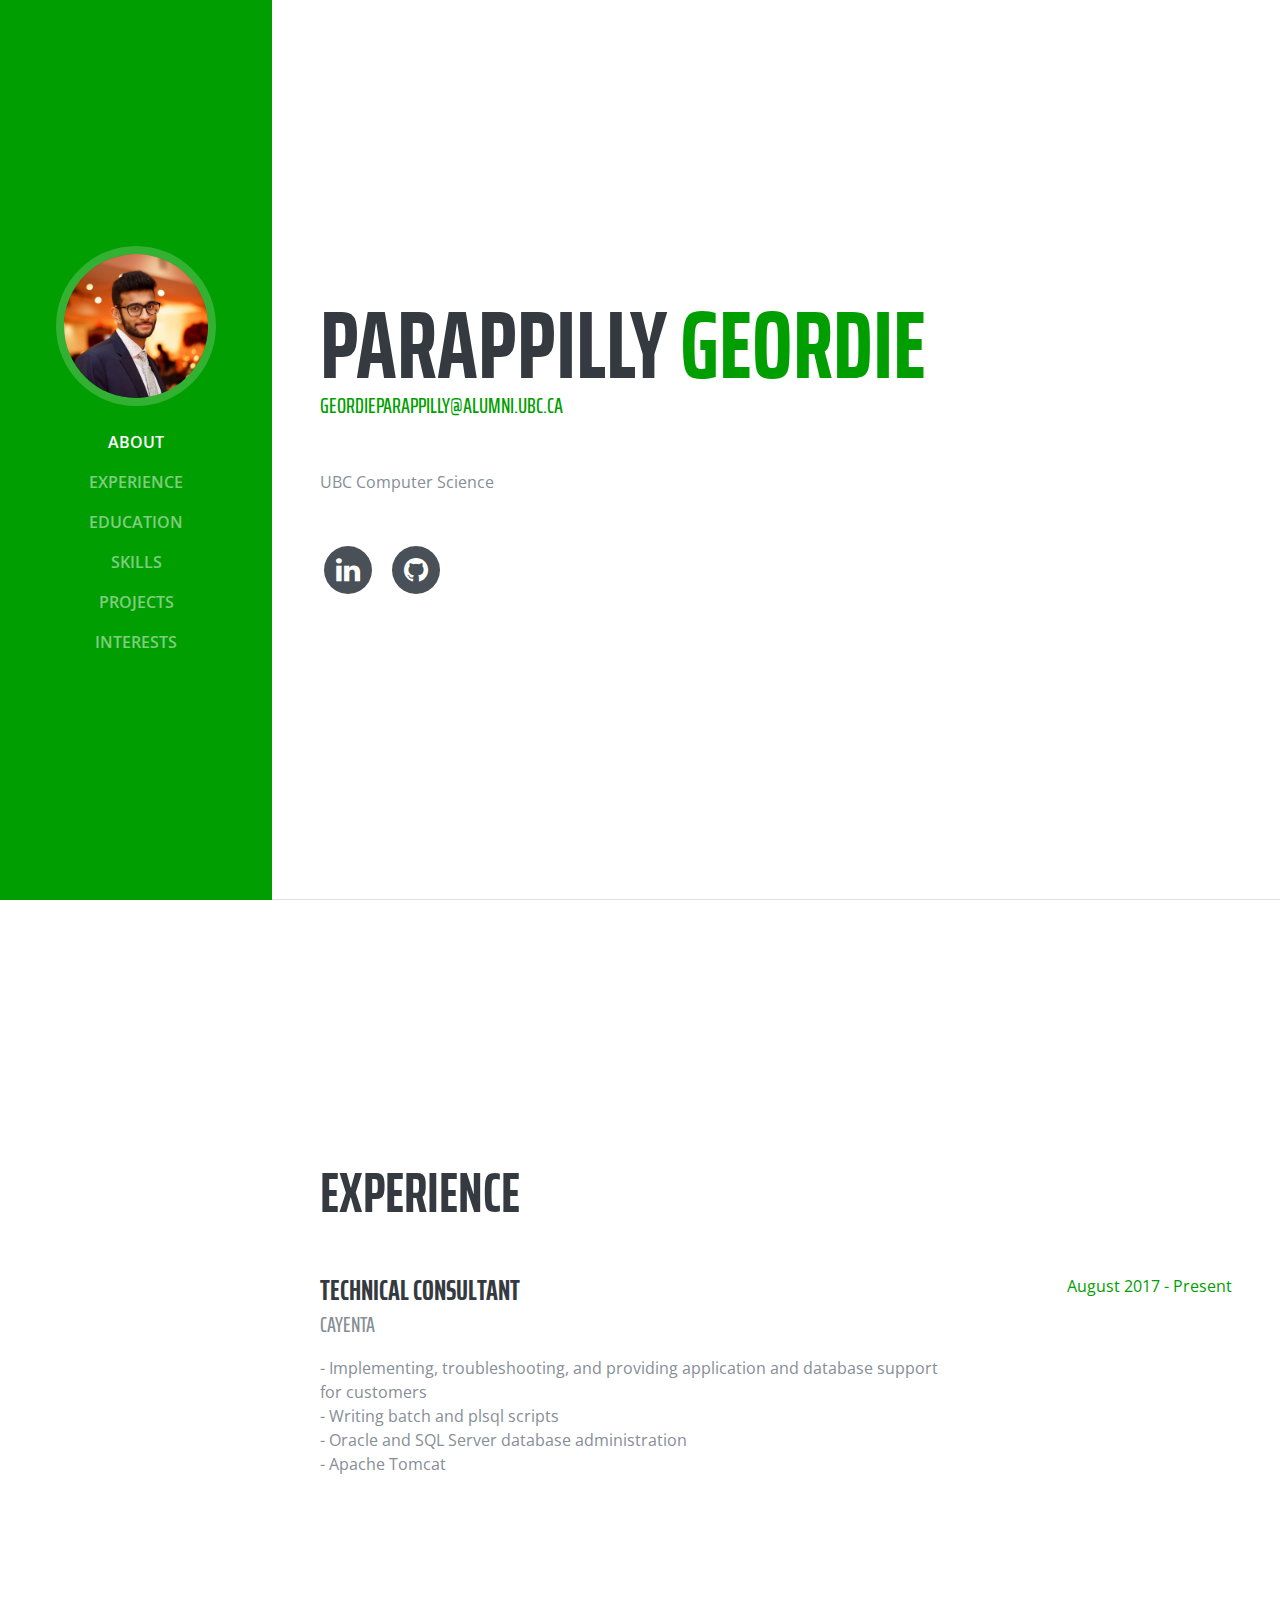
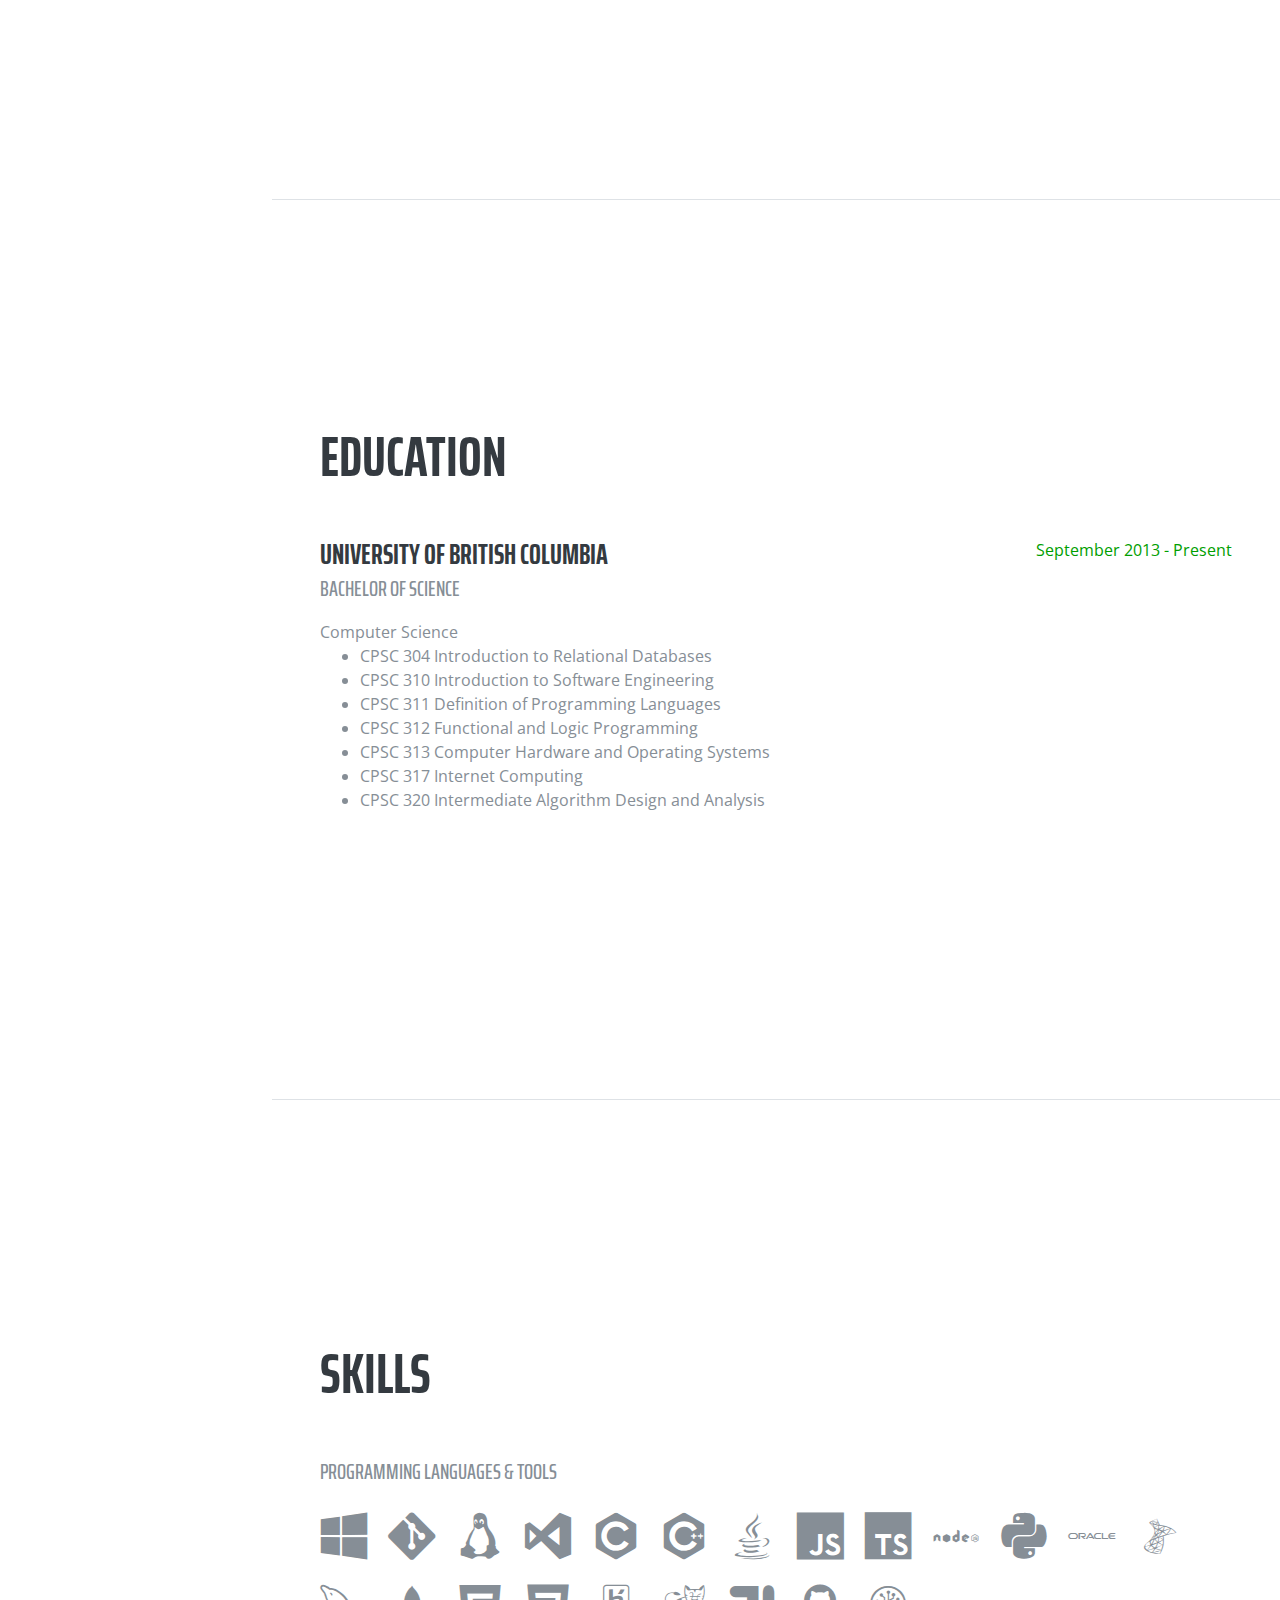
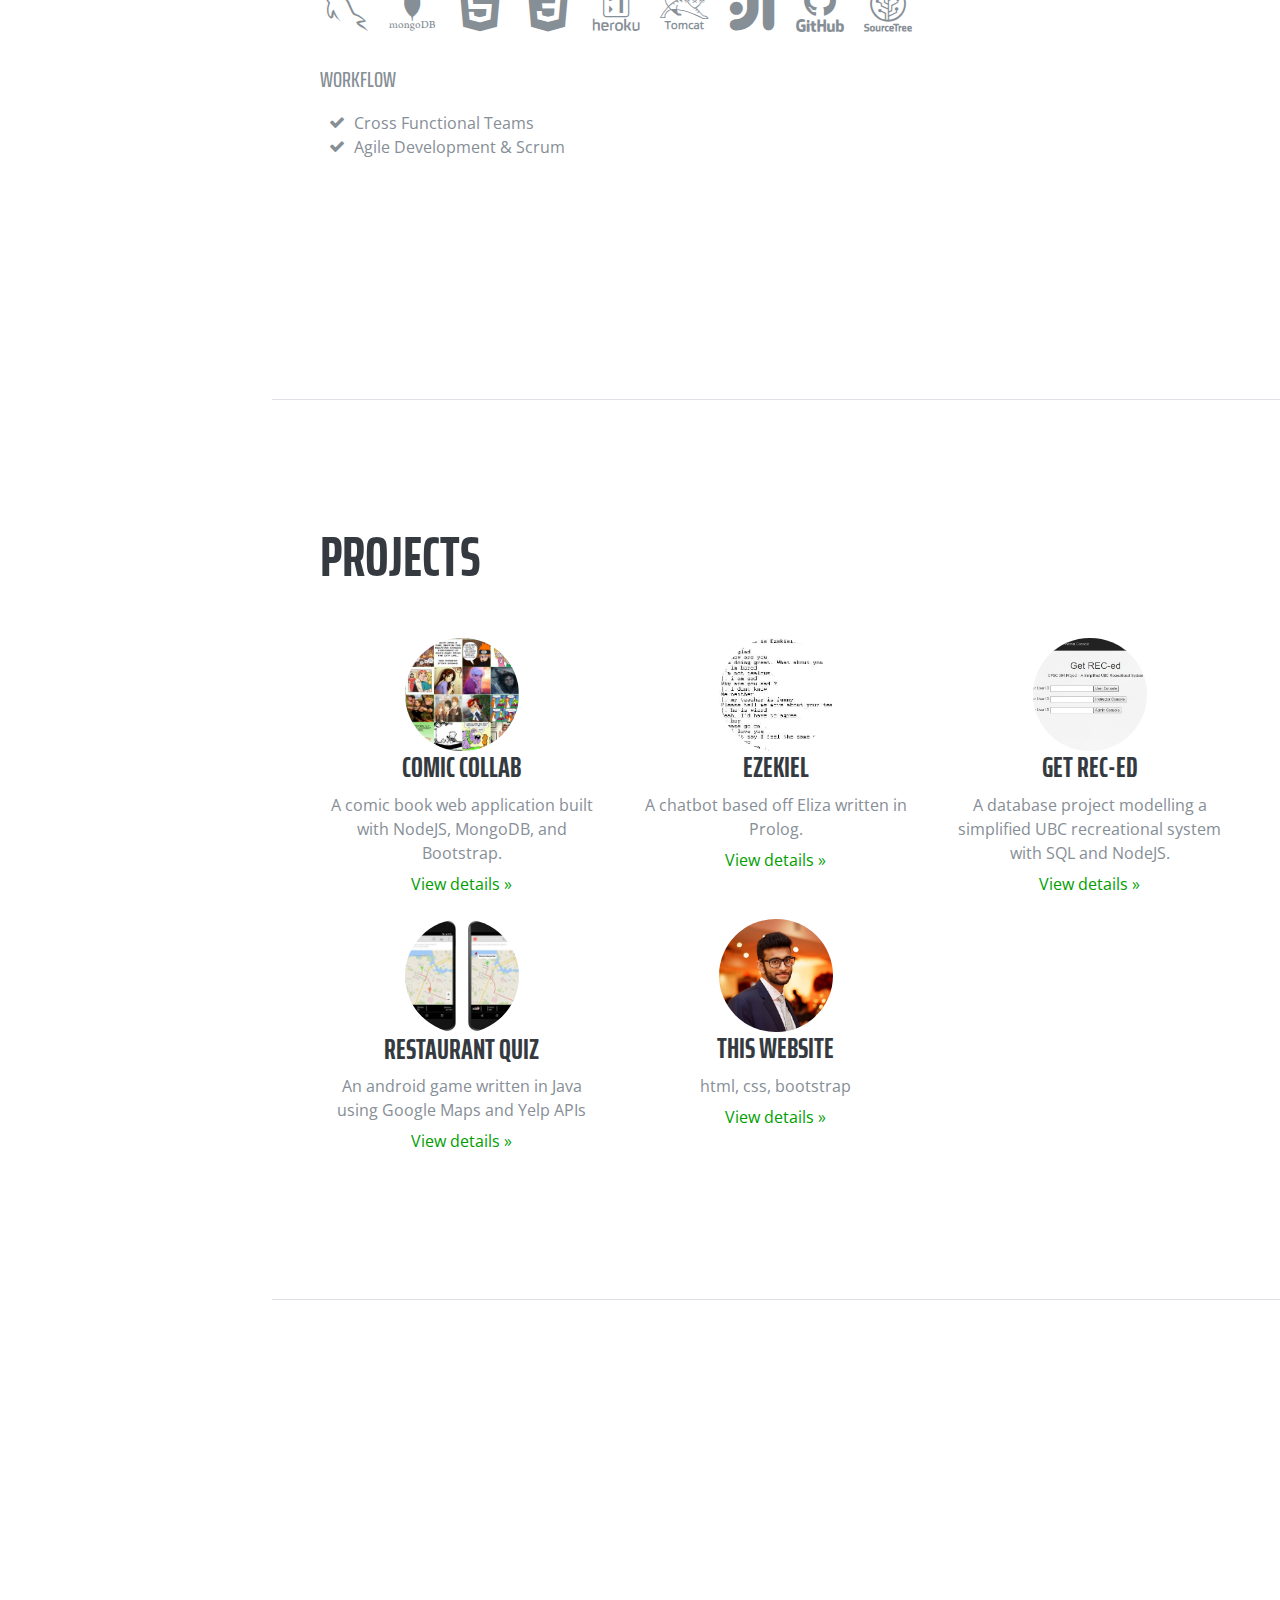
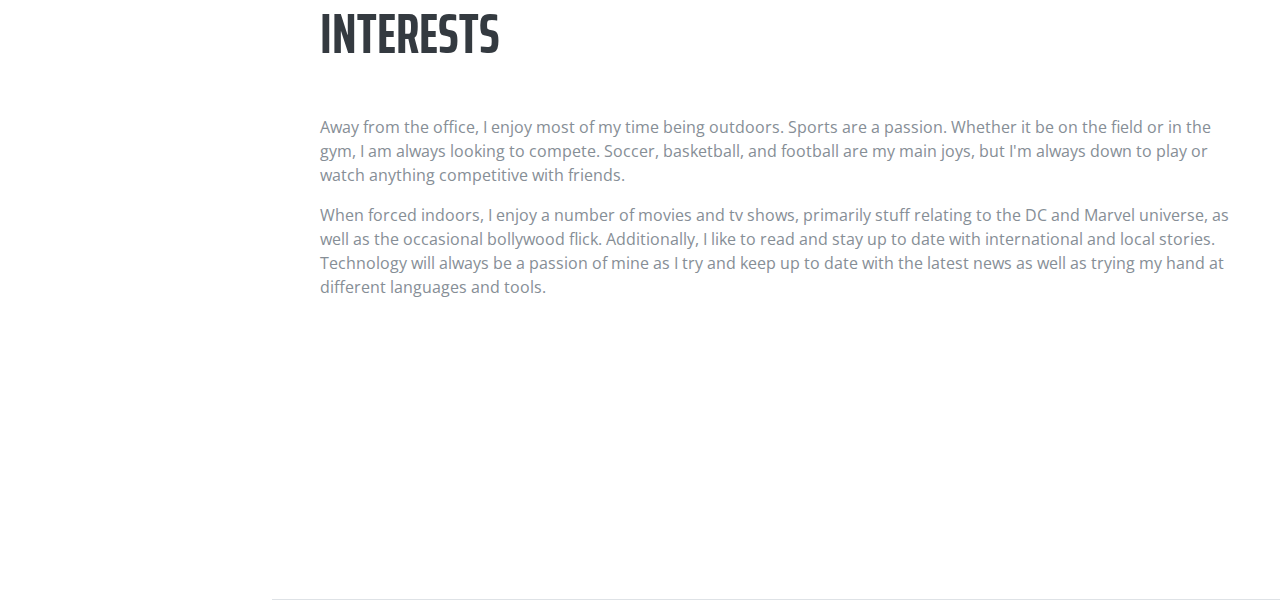
<file: index.html>
<!DOCTYPE html>
<html lang="en">

<head>

  <meta charset="utf-8">
  <meta name="viewport" content="width=device-width, initial-scale=1, shrink-to-fit=no">
  <meta name="description" content="">
  <meta name="author" content="">

  <title>Geordie Parappilly</title>
  <link rel="icon" href="pictures/untitled.ico">

  <!-- Bootstrap core CSS -->
  <link href="vendor/bootstrap/css/bootstrap.min.css" rel="stylesheet">

  <!-- Custom fonts for this template -->
  <link href="https://fonts.googleapis.com/css?family=Saira+Extra+Condensed:100,200,300,400,500,600,700,800,900" rel="stylesheet">
  <link href="https://fonts.googleapis.com/css?family=Open+Sans:300,300i,400,400i,600,600i,700,700i,800,800i" rel="stylesheet">
  <link href="vendor/font-awesome/css/font-awesome.min.css" rel="stylesheet">
  <link href="vendor/devicons/css/devicons.min.css" rel="stylesheet">
  <link href="vendor/devicon/devicon.min.css" rel="stylesheet">
  <!--<link href="https://cdn.rawgit.com/konpa/devicon/df6431e323547add1b4cf45992913f15286456d3/devicon.min.css" rel="stylesheet">
    -->
  <link href="vendor/simple-line-icons/css/simple-line-icons.css" rel="stylesheet">

  <!-- Custom styles for this template -->
  <link href="css/resume.min.css" rel="stylesheet">

</head>

<body id="page-top">

  <nav class="navbar navbar-expand-lg navbar-dark bg-primary fixed-top" id="sideNav">
    <a class="navbar-brand js-scroll-trigger" href="#page-top">
      <span class="d-block d-lg-none">Geordie Parappilly</span>
      <span class="d-none d-lg-block">
        <img class="img-fluid img-profile rounded-circle mx-auto mb-2" src="pictures/squareportrait.jpeg" alt="">
      </span>
    </a>
    <button class="navbar-toggler" type="button" data-toggle="collapse" data-target="#navbarSupportedContent" aria-controls="navbarSupportedContent" aria-expanded="false" aria-label="Toggle navigation">
      <span class="navbar-toggler-icon"></span>
    </button>
    <div class="collapse navbar-collapse" id="navbarSupportedContent">
      <ul class="navbar-nav">
        <li class="nav-item">
          <a class="nav-link js-scroll-trigger" href="#about">About</a>
        </li>
        <li class="nav-item">
          <a class="nav-link js-scroll-trigger" href="#experience">Experience</a>
        </li>
        <li class="nav-item">
          <a class="nav-link js-scroll-trigger" href="#education">Education</a>
        </li>
        <li class="nav-item">
          <a class="nav-link js-scroll-trigger" href="#skills">Skills</a>
        </li>
        <li class="nav-item">
          <a class="nav-link js-scroll-trigger" href="#projects">Projects</a>
        </li>
        <li class="nav-item">
          <a class="nav-link js-scroll-trigger" href="#interests">Interests</a>
        </li>
      </ul>
    </div>
  </nav>

  <div class="container-fluid p-0">

    <section class="resume-section p-3 p-lg-5 d-flex d-column" id="about">
      <div class="my-auto">
        <h1 class="mb-0">Parappilly
          <span class="text-primary">Geordie</span>
        </h1>
        <div class="subheading mb-5">
          <a href="mailto:geordieparappilly@alumni.ubc.ca">geordieparappilly@alumni.ubc.ca</a>
        </div>
        <p class="mb-5">UBC Computer Science</p>
        <ul class="list-inline list-social-icons mb-0">
          <li class="list-inline-item">
            <a href="https://www.linkedin.com/in/geordie-parappilly-04104666">
              <span class="fa-stack fa-lg">
                <i class="fa fa-circle fa-stack-2x"></i>
                <i class="fa fa-linkedin fa-stack-1x fa-inverse"></i>
              </span>
            </a>
          </li>
          <li class="list-inline-item">
            <a href="https://github.com/gparappilly">
              <span class="fa-stack fa-lg">
                <i class="fa fa-circle fa-stack-2x"></i>
                <i class="fa fa-github fa-stack-1x fa-inverse"></i>
              </span>
            </a>
          </li>
        </ul>
      </div>
    </section>

    <section class="resume-section p-3 p-lg-5 d-flex flex-column" id="experience">
      <div class="my-auto">
        <h2 class="mb-5">Experience</h2>

        <div class="resume-item d-flex flex-column flex-md-row mb-5">
          <div class="resume-content mr-auto">
            <h3 class="mb-0">Technical Consultant</h3>
            <div class="subheading mb-3">Cayenta</div>
            <p> - Implementing, troubleshooting, and providing application and database support for customers
              <br> - Writing batch and plsql scripts
              <br> - Oracle and SQL Server database administration
              <br> - Apache Tomcat
              <br>
            </p>
          </div>
          <div class="resume-date text-md-right">
            <span class="text-primary">August 2017 - Present</span>
          </div>
        </div>

      </div>

    </section>

    <section class="resume-section p-3 p-lg-5 d-flex flex-column" id="education">
      <div class="my-auto">
        <h2 class="mb-5">Education</h2>
        <div class="resume-item d-flex flex-column flex-md-row mb-5">
          <div class="resume-content mr-auto">
            <h3 class="mb-0">University of British Columbia</h3>
            <div class="subheading mb-3">Bachelor of Science</div>
            Computer Science
            <ul>
              <li>CPSC 304 Introduction to Relational Databases</li>
              <li>CPSC 310 Introduction to Software Engineering</li>
              <li>CPSC 311 Definition of Programming Languages</li>
              <li>CPSC 312 Functional and Logic Programming</li>
              <li>CPSC 313 Computer Hardware and Operating Systems</li>
              <li>CPSC 317 Internet Computing</li>
              <li>CPSC 320 Intermediate Algorithm Design and Analysis</li>
            </ul>
          </div>
          <div class="resume-date text-md-right">
            <span class="text-primary">September 2013 - Present</span>
          </div>
        </div>
      </div>
    </section>


    <section class="resume-section p-3 p-lg-5 d-flex flex-column" id="skills">
      <div class="my-auto">
        <h2 class="mb-5">Skills</h2>
        <div class="subheading mb-3">Programming Languages &amp; Tools</div>
        <ul class="list-inline list-icons">
          <li class="list-inline-item">
            <i class="devicon-windows8-original"></i>
          </li>
          <li class="list-inline-item">
            <i class="devicon-git-plain"></i>
          </li>
          <li class="list-inline-item">
            <i class="devicon-linux-plain"></i>
          </li>
          <li class="list-inline-item">
            <i class="devicon-visualstudio-plain"></i>
          </li>
          <li class="list-inline-item">
            <i class="devicon-c-plain"></i>
          </li>
          <li class="list-inline-item">
            <i class="devicon-cplusplus-plain"></i>
          </li>
          <li class="list-inline-item">
            <i class="devicon-java-plain"></i>
          </li>
          <li class="list-inline-item">
            <i class="devicon-javascript-plain"></i>
          </li>
          <li class="list-inline-item">
            <i class="devicon-typescript-plain"></i>
          </li>
          <li class="list-inline-item">
            <i class="devicon-nodejs-plain-wordmark"></i>
          </li>
          <li class="list-inline-item">
            <i class="devicon-python-plain"></i>
          </li>
          <li class="list-inline-item">
            <i class="devicon-oracle-plain"></i>
          </li>
          <!--old-->
          <li class="list-inline-item">
            <i class="devicons devicons-msql_server"></i>
          </li>
          <li class="list-inline-item">
            <i class="devicon-mysql-plain"></i>
          </li>
          <li class="list-inline-item">
            <i class="devicon-mongodb-plain-wordmark"></i>
          </li>
          <li class="list-inline-item">
            <i class="devicon-html5-plain"></i>
          </li>
          <li class="list-inline-item">
            <i class="devicon-css3-plain"></i>
          </li>
          <li class="list-inline-item">
            <i class="devicon-heroku-line-wordmark"></i>
          </li>
          <li class="list-inline-item">
            <i class="devicon-tomcat-line-wordmark"></i>
          </li>
          <li class="list-inline-item">
            <i class="devicon-intellij-plain"></i>
          </li>
          <li class="list-inline-item">
            <i class="devicon-github-plain-wordmark"></i>
          </li>
          <li class="list-inline-item">
            <i class="devicon-sourcetree-plain-wordmark"></i>
          </li>
        </ul>

        <div class="subheading mb-3">Workflow</div>
        <ul class="fa-ul mb-0">
          <li>
            <i class="fa-li fa fa-check"></i>Cross Functional Teams</li>
          <li>
            <i class="fa-li fa fa-check"></i>Agile Development &amp; Scrum</li>
        </ul>
      </div>
    </section>

    <section class="resume-section p-3 p-lg-5 d-flex flex-column" id="projects">
      <div class="my-auto">
        <h2 class="mb-5">Projects</h2>
        <div class="row">
          <div class="col-lg-4" align="center">
            <a href="http://comiccollab.heroku.com/"><img class="rounded-circle" src="pictures/comiccollab.jpg" width="40%" height="auto"></a>
            <h3>Comic Collab</h3>
            <p>A comic book web application built with NodeJS, MongoDB, and Bootstrap.
              <br><a class="btn btn-default" href="https://github.com/gparappilly/Comic-Collab" role="button">View details &raquo;</a>
            </p>
          </div>
          <div class="col-lg-4" align="center">
            <img class="rounded-circle" src="pictures/ezekiel.jpg" width=40%" height="auto">
            <h3>Ezekiel</h3>
            <p>A chatbot based off Eliza written in Prolog.
              <br><a class="btn btn-default" href="https://github.com/gparappilly/ezekiel" role="button">View details &raquo;</a>
            </p>
          </div>
          <div class="col-lg-4" align="center">
            <a href="http://cpsc304.herokuapp.com/"><img class="rounded-circle" src="pictures/cpsc304.jpg" width="40%" height="auto"></a>
            <h3>Get REC-ed</h3>
            <p>A database project modelling a simplified UBC recreational system with SQL and NodeJS.
              <br><a class="btn btn-default" href="https://github.com/gparappilly/CPSC304Project" role="button">View details &raquo;</a>
            </p>
          </div>
        </div>
        <div class="row">
          <div class="col-lg-4" align="center">
            <img class="rounded-circle" src="pictures/restaurantquiz.jpg" width="40%" height="auto">
            <h3>Restaurant Quiz</h3>
            <p>An android game written in Java using Google Maps and Yelp APIs
              <br><a class="btn btn-default" href="https://github.com/gparappilly/RestaurantQuiz" role="button">View details &raquo;</a>
            </p>
          </div>
          <div class="col-lg-4" align="center">
            <a href="#"><img class="rounded-circle" src="pictures/squareportrait.jpeg" width="40%" height="auto"></a>
            <h3>This Website</h3>
            <p>html, css, bootstrap
              <br><a class="btn btn-default" href="https://github.com/gparappilly/gparappilly.github.io" role="button">View details &raquo;</a>
            </p>
          </div>
        </div>
      </div>
    </section>
      
    <section class="resume-section p-3 p-lg-5 d-flex flex-column" id="interests">
      <div class="my-auto">
        <h2 class="mb-5">Interests</h2>
        <p>Away from the office, I enjoy most of my time being outdoors. Sports are a passion. Whether it be on the field or in the gym, I am always looking to compete. Soccer, basketball, and football are my main joys, but I'm always down to play or watch anything competitive with friends.</p>
        <p class="mb-0">When forced indoors, I enjoy a number of movies and tv shows, primarily stuff relating to the DC and Marvel universe, as well as the occasional bollywood flick. Additionally, I like to read and stay up to date with international and local stories. Technology will always be a passion of mine as I try and keep up to date with the latest news as well as trying my hand at different languages and tools.</p>
      </div>
    </section>


    </div>

    <!-- Bootstrap core JavaScript -->
    <script src="vendor/jquery/jquery.min.js"></script>
    <script src="vendor/bootstrap/js/bootstrap.bundle.min.js"></script>

    <!-- Plugin JavaScript -->
    <script src="vendor/jquery-easing/jquery.easing.min.js"></script>

    <!-- Custom scripts for this template -->
    <script src="js/resume.min.js"></script>

  </body>

</html>
</file>
<file: vendor/simple-line-icons/css/simple-line-icons.css>
@font-face {
  font-family: 'simple-line-icons';
  src: url('../fonts/Simple-Line-Icons.eot?v=2.4.0');
  src: url('../fonts/Simple-Line-Icons.eot?v=2.4.0#iefix') format('embedded-opentype'), url('../fonts/Simple-Line-Icons.woff2?v=2.4.0') format('woff2'), url('../fonts/Simple-Line-Icons.ttf?v=2.4.0') format('truetype'), url('../fonts/Simple-Line-Icons.woff?v=2.4.0') format('woff'), url('../fonts/Simple-Line-Icons.svg?v=2.4.0#simple-line-icons') format('svg');
  font-weight: normal;
  font-style: normal;
}
/*
 Use the following CSS code if you want to have a class per icon.
 Instead of a list of all class selectors, you can use the generic [class*="icon-"] selector, but it's slower:
*/
.icon-user,
.icon-people,
.icon-user-female,
.icon-user-follow,
.icon-user-following,
.icon-user-unfollow,
.icon-login,
.icon-logout,
.icon-emotsmile,
.icon-phone,
.icon-call-end,
.icon-call-in,
.icon-call-out,
.icon-map,
.icon-location-pin,
.icon-direction,
.icon-directions,
.icon-compass,
.icon-layers,
.icon-menu,
.icon-list,
.icon-options-vertical,
.icon-options,
.icon-arrow-down,
.icon-arrow-left,
.icon-arrow-right,
.icon-arrow-up,
.icon-arrow-up-circle,
.icon-arrow-left-circle,
.icon-arrow-right-circle,
.icon-arrow-down-circle,
.icon-check,
.icon-clock,
.icon-plus,
.icon-minus,
.icon-close,
.icon-event,
.icon-exclamation,
.icon-organization,
.icon-trophy,
.icon-screen-smartphone,
.icon-screen-desktop,
.icon-plane,
.icon-notebook,
.icon-mustache,
.icon-mouse,
.icon-magnet,
.icon-energy,
.icon-disc,
.icon-cursor,
.icon-cursor-move,
.icon-crop,
.icon-chemistry,
.icon-speedometer,
.icon-shield,
.icon-screen-tablet,
.icon-magic-wand,
.icon-hourglass,
.icon-graduation,
.icon-ghost,
.icon-game-controller,
.icon-fire,
.icon-eyeglass,
.icon-envelope-open,
.icon-envelope-letter,
.icon-bell,
.icon-badge,
.icon-anchor,
.icon-wallet,
.icon-vector,
.icon-speech,
.icon-puzzle,
.icon-printer,
.icon-present,
.icon-playlist,
.icon-pin,
.icon-picture,
.icon-handbag,
.icon-globe-alt,
.icon-globe,
.icon-folder-alt,
.icon-folder,
.icon-film,
.icon-feed,
.icon-drop,
.icon-drawer,
.icon-docs,
.icon-doc,
.icon-diamond,
.icon-cup,
.icon-calculator,
.icon-bubbles,
.icon-briefcase,
.icon-book-open,
.icon-basket-loaded,
.icon-basket,
.icon-bag,
.icon-action-undo,
.icon-action-redo,
.icon-wrench,
.icon-umbrella,
.icon-trash,
.icon-tag,
.icon-support,
.icon-frame,
.icon-size-fullscreen,
.icon-size-actual,
.icon-shuffle,
.icon-share-alt,
.icon-share,
.icon-rocket,
.icon-question,
.icon-pie-chart,
.icon-pencil,
.icon-note,
.icon-loop,
.icon-home,
.icon-grid,
.icon-graph,
.icon-microphone,
.icon-music-tone-alt,
.icon-music-tone,
.icon-earphones-alt,
.icon-earphones,
.icon-equalizer,
.icon-like,
.icon-dislike,
.icon-control-start,
.icon-control-rewind,
.icon-control-play,
.icon-control-pause,
.icon-control-forward,
.icon-control-end,
.icon-volume-1,
.icon-volume-2,
.icon-volume-off,
.icon-calendar,
.icon-bulb,
.icon-chart,
.icon-ban,
.icon-bubble,
.icon-camrecorder,
.icon-camera,
.icon-cloud-download,
.icon-cloud-upload,
.icon-envelope,
.icon-eye,
.icon-flag,
.icon-heart,
.icon-info,
.icon-key,
.icon-link,
.icon-lock,
.icon-lock-open,
.icon-magnifier,
.icon-magnifier-add,
.icon-magnifier-remove,
.icon-paper-clip,
.icon-paper-plane,
.icon-power,
.icon-refresh,
.icon-reload,
.icon-settings,
.icon-star,
.icon-symbol-female,
.icon-symbol-male,
.icon-target,
.icon-credit-card,
.icon-paypal,
.icon-social-tumblr,
.icon-social-twitter,
.icon-social-facebook,
.icon-social-instagram,
.icon-social-linkedin,
.icon-social-pinterest,
.icon-social-github,
.icon-social-google,
.icon-social-reddit,
.icon-social-skype,
.icon-social-dribbble,
.icon-social-behance,
.icon-social-foursqare,
.icon-social-soundcloud,
.icon-social-spotify,
.icon-social-stumbleupon,
.icon-social-youtube,
.icon-social-dropbox,
.icon-social-vkontakte,
.icon-social-steam {
  font-family: 'simple-line-icons';
  speak: none;
  font-style: normal;
  font-weight: normal;
  font-variant: normal;
  text-transform: none;
  line-height: 1;
  /* Better Font Rendering =========== */
  -webkit-font-smoothing: antialiased;
  -moz-osx-font-smoothing: grayscale;
}
.icon-user:before {
  content: "\e005";
}
.icon-people:before {
  content: "\e001";
}
.icon-user-female:before {
  content: "\e000";
}
.icon-user-follow:before {
  content: "\e002";
}
.icon-user-following:before {
  content: "\e003";
}
.icon-user-unfollow:before {
  content: "\e004";
}
.icon-login:before {
  content: "\e066";
}
.icon-logout:before {
  content: "\e065";
}
.icon-emotsmile:before {
  content: "\e021";
}
.icon-phone:before {
  content: "\e600";
}
.icon-call-end:before {
  content: "\e048";
}
.icon-call-in:before {
  content: "\e047";
}
.icon-call-out:before {
  content: "\e046";
}
.icon-map:before {
  content: "\e033";
}
.icon-location-pin:before {
  content: "\e096";
}
.icon-direction:before {
  content: "\e042";
}
.icon-directions:before {
  content: "\e041";
}
.icon-compass:before {
  content: "\e045";
}
.icon-layers:before {
  content: "\e034";
}
.icon-menu:before {
  content: "\e601";
}
.icon-list:before {
  content: "\e067";
}
.icon-options-vertical:before {
  content: "\e602";
}
.icon-options:before {
  content: "\e603";
}
.icon-arrow-down:before {
  content: "\e604";
}
.icon-arrow-left:before {
  content: "\e605";
}
.icon-arrow-right:before {
  content: "\e606";
}
.icon-arrow-up:before {
  content: "\e607";
}
.icon-arrow-up-circle:before {
  content: "\e078";
}
.icon-arrow-left-circle:before {
  content: "\e07a";
}
.icon-arrow-right-circle:before {
  content: "\e079";
}
.icon-arrow-down-circle:before {
  content: "\e07b";
}
.icon-check:before {
  content: "\e080";
}
.icon-clock:before {
  content: "\e081";
}
.icon-plus:before {
  content: "\e095";
}
.icon-minus:before {
  content: "\e615";
}
.icon-close:before {
  content: "\e082";
}
.icon-event:before {
  content: "\e619";
}
.icon-exclamation:before {
  content: "\e617";
}
.icon-organization:before {
  content: "\e616";
}
.icon-trophy:before {
  content: "\e006";
}
.icon-screen-smartphone:before {
  content: "\e010";
}
.icon-screen-desktop:before {
  content: "\e011";
}
.icon-plane:before {
  content: "\e012";
}
.icon-notebook:before {
  content: "\e013";
}
.icon-mustache:before {
  content: "\e014";
}
.icon-mouse:before {
  content: "\e015";
}
.icon-magnet:before {
  content: "\e016";
}
.icon-energy:before {
  content: "\e020";
}
.icon-disc:before {
  content: "\e022";
}
.icon-cursor:before {
  content: "\e06e";
}
.icon-cursor-move:before {
  content: "\e023";
}
.icon-crop:before {
  content: "\e024";
}
.icon-chemistry:before {
  content: "\e026";
}
.icon-speedometer:before {
  content: "\e007";
}
.icon-shield:before {
  content: "\e00e";
}
.icon-screen-tablet:before {
  content: "\e00f";
}
.icon-magic-wand:before {
  content: "\e017";
}
.icon-hourglass:before {
  content: "\e018";
}
.icon-graduation:before {
  content: "\e019";
}
.icon-ghost:before {
  content: "\e01a";
}
.icon-game-controller:before {
  content: "\e01b";
}
.icon-fire:before {
  content: "\e01c";
}
.icon-eyeglass:before {
  content: "\e01d";
}
.icon-envelope-open:before {
  content: "\e01e";
}
.icon-envelope-letter:before {
  content: "\e01f";
}
.icon-bell:before {
  content: "\e027";
}
.icon-badge:before {
  content: "\e028";
}
.icon-anchor:before {
  content: "\e029";
}
.icon-wallet:before {
  content: "\e02a";
}
.icon-vector:before {
  content: "\e02b";
}
.icon-speech:before {
  content: "\e02c";
}
.icon-puzzle:before {
  content: "\e02d";
}
.icon-printer:before {
  content: "\e02e";
}
.icon-present:before {
  content: "\e02f";
}
.icon-playlist:before {
  content: "\e030";
}
.icon-pin:before {
  content: "\e031";
}
.icon-picture:before {
  content: "\e032";
}
.icon-handbag:before {
  content: "\e035";
}
.icon-globe-alt:before {
  content: "\e036";
}
.icon-globe:before {
  content: "\e037";
}
.icon-folder-alt:before {
  content: "\e039";
}
.icon-folder:before {
  content: "\e089";
}
.icon-film:before {
  content: "\e03a";
}
.icon-feed:before {
  content: "\e03b";
}
.icon-drop:before {
  content: "\e03e";
}
.icon-drawer:before {
  content: "\e03f";
}
.icon-docs:before {
  content: "\e040";
}
.icon-doc:before {
  content: "\e085";
}
.icon-diamond:before {
  content: "\e043";
}
.icon-cup:before {
  content: "\e044";
}
.icon-calculator:before {
  content: "\e049";
}
.icon-bubbles:before {
  content: "\e04a";
}
.icon-briefcase:before {
  content: "\e04b";
}
.icon-book-open:before {
  content: "\e04c";
}
.icon-basket-loaded:before {
  content: "\e04d";
}
.icon-basket:before {
  content: "\e04e";
}
.icon-bag:before {
  content: "\e04f";
}
.icon-action-undo:before {
  content: "\e050";
}
.icon-action-redo:before {
  content: "\e051";
}
.icon-wrench:before {
  content: "\e052";
}
.icon-umbrella:before {
  content: "\e053";
}
.icon-trash:before {
  content: "\e054";
}
.icon-tag:before {
  content: "\e055";
}
.icon-support:before {
  content: "\e056";
}
.icon-frame:before {
  content: "\e038";
}
.icon-size-fullscreen:before {
  content: "\e057";
}
.icon-size-actual:before {
  content: "\e058";
}
.icon-shuffle:before {
  content: "\e059";
}
.icon-share-alt:before {
  content: "\e05a";
}
.icon-share:before {
  content: "\e05b";
}
.icon-rocket:before {
  content: "\e05c";
}
.icon-question:before {
  content: "\e05d";
}
.icon-pie-chart:before {
  content: "\e05e";
}
.icon-pencil:before {
  content: "\e05f";
}
.icon-note:before {
  content: "\e060";
}
.icon-loop:before {
  content: "\e064";
}
.icon-home:before {
  content: "\e069";
}
.icon-grid:before {
  content: "\e06a";
}
.icon-graph:before {
  content: "\e06b";
}
.icon-microphone:before {
  content: "\e063";
}
.icon-music-tone-alt:before {
  content: "\e061";
}
.icon-music-tone:before {
  content: "\e062";
}
.icon-earphones-alt:before {
  content: "\e03c";
}
.icon-earphones:before {
  content: "\e03d";
}
.icon-equalizer:before {
  content: "\e06c";
}
.icon-like:before {
  content: "\e068";
}
.icon-dislike:before {
  content: "\e06d";
}
.icon-control-start:before {
  content: "\e06f";
}
.icon-control-rewind:before {
  content: "\e070";
}
.icon-control-play:before {
  content: "\e071";
}
.icon-control-pause:before {
  content: "\e072";
}
.icon-control-forward:before {
  content: "\e073";
}
.icon-control-end:before {
  content: "\e074";
}
.icon-volume-1:before {
  content: "\e09f";
}
.icon-volume-2:before {
  content: "\e0a0";
}
.icon-volume-off:before {
  content: "\e0a1";
}
.icon-calendar:before {
  content: "\e075";
}
.icon-bulb:before {
  content: "\e076";
}
.icon-chart:before {
  content: "\e077";
}
.icon-ban:before {
  content: "\e07c";
}
.icon-bubble:before {
  content: "\e07d";
}
.icon-camrecorder:before {
  content: "\e07e";
}
.icon-camera:before {
  content: "\e07f";
}
.icon-cloud-download:before {
  content: "\e083";
}
.icon-cloud-upload:before {
  content: "\e084";
}
.icon-envelope:before {
  content: "\e086";
}
.icon-eye:before {
  content: "\e087";
}
.icon-flag:before {
  content: "\e088";
}
.icon-heart:before {
  content: "\e08a";
}
.icon-info:before {
  content: "\e08b";
}
.icon-key:before {
  content: "\e08c";
}
.icon-link:before {
  content: "\e08d";
}
.icon-lock:before {
  content: "\e08e";
}
.icon-lock-open:before {
  content: "\e08f";
}
.icon-magnifier:before {
  content: "\e090";
}
.icon-magnifier-add:before {
  content: "\e091";
}
.icon-magnifier-remove:before {
  content: "\e092";
}
.icon-paper-clip:before {
  content: "\e093";
}
.icon-paper-plane:before {
  content: "\e094";
}
.icon-power:before {
  content: "\e097";
}
.icon-refresh:before {
  content: "\e098";
}
.icon-reload:before {
  content: "\e099";
}
.icon-settings:before {
  content: "\e09a";
}
.icon-star:before {
  content: "\e09b";
}
.icon-symbol-female:before {
  content: "\e09c";
}
.icon-symbol-male:before {
  content: "\e09d";
}
.icon-target:before {
  content: "\e09e";
}
.icon-credit-card:before {
  content: "\e025";
}
.icon-paypal:before {
  content: "\e608";
}
.icon-social-tumblr:before {
  content: "\e00a";
}
.icon-social-twitter:before {
  content: "\e009";
}
.icon-social-facebook:before {
  content: "\e00b";
}
.icon-social-instagram:before {
  content: "\e609";
}
.icon-social-linkedin:before {
  content: "\e60a";
}
.icon-social-pinterest:before {
  content: "\e60b";
}
.icon-social-github:before {
  content: "\e60c";
}
.icon-social-google:before {
  content: "\e60d";
}
.icon-social-reddit:before {
  content: "\e60e";
}
.icon-social-skype:before {
  content: "\e60f";
}
.icon-social-dribbble:before {
  content: "\e00d";
}
.icon-social-behance:before {
  content: "\e610";
}
.icon-social-foursqare:before {
  content: "\e611";
}
.icon-social-soundcloud:before {
  content: "\e612";
}
.icon-social-spotify:before {
  content: "\e613";
}
.icon-social-stumbleupon:before {
  content: "\e614";
}
.icon-social-youtube:before {
  content: "\e008";
}
.icon-social-dropbox:before {
  content: "\e00c";
}
.icon-social-vkontakte:before {
  content: "\e618";
}
.icon-social-steam:before {
  content: "\e620";
}
</file>
<file: vendor/devicons/css/devicons.min.css>
/*!
 *  Devicons 1.8.0 made by Theodore Vorillas / http://vorillaz.com 
 */
@font-face{font-family:devicons;src:url(../fonts/devicons.eot?xqxft6);src:url(../fonts/devicons.eot?#iefixxqxft6) format("embedded-opentype"),url(../fonts/devicons.woff?xqxft6) format("woff"),url(../fonts/devicons.ttf?xqxft6) format("truetype"),url(../fonts/devicons.svg?xqxft6#devicons) format("svg");font-weight:400;font-style:normal}.devicons{font-family:devicons;speak:none;font-style:normal;font-weight:400;font-variant:normal;text-transform:none;line-height:1;-webkit-font-smoothing:antialiased;-moz-osx-font-smoothing:grayscale}.devicons-git:before{content:"\e602"}.devicons-git_compare:before{content:"\e628"}.devicons-git_branch:before{content:"\e625"}.devicons-git_commit:before{content:"\e629"}.devicons-git_pull_request:before{content:"\e626"}.devicons-git_merge:before{content:"\e627"}.devicons-bitbucket:before{content:"\e603"}.devicons-github_alt:before{content:"\e608"}.devicons-github_badge:before{content:"\e609"}.devicons-github:before{content:"\e60a"}.devicons-github_full:before{content:"\e617"}.devicons-java:before{content:"\e638"}.devicons-ruby:before{content:"\e639"}.devicons-scala:before{content:"\e637"}.devicons-python:before{content:"\e63c"}.devicons-go:before{content:"\e624"}.devicons-ruby_on_rails:before{content:"\e63b"}.devicons-django:before{content:"\e61d"}.devicons-markdown:before{content:"\e63e"}.devicons-php:before{content:"\e63d"}.devicons-mysql:before{content:"\e604"}.devicons-streamline:before{content:"\e605"}.devicons-database:before{content:"\e606"}.devicons-laravel:before{content:"\e63f"}.devicons-javascript:before{content:"\e64e"}.devicons-angular:before{content:"\e653"}.devicons-backbone:before{content:"\e652"}.devicons-coffeescript:before{content:"\e651"}.devicons-jquery:before{content:"\e650"}.devicons-modernizr:before{content:"\e620"}.devicons-jquery_ui:before{content:"\e654"}.devicons-ember:before{content:"\e61b"}.devicons-dojo:before{content:"\e61c"}.devicons-nodejs:before{content:"\e619"}.devicons-nodejs_small:before{content:"\e618"}.devicons-javascript_shield:before{content:"\e64f"}.devicons-bootstrap:before{content:"\e647"}.devicons-sass:before{content:"\e64b"}.devicons-css3_full:before{content:"\e64a"}.devicons-css3:before{content:"\e649"}.devicons-html5:before{content:"\e636"}.devicons-html5_multimedia:before{content:"\e632"}.devicons-html5_device_access:before{content:"\e633"}.devicons-html5_3d_effects:before{content:"\e635"}.devicons-html5_connectivity:before{content:"\e634"}.devicons-ghost_small:before{content:"\e614"}.devicons-ghost:before{content:"\e61f"}.devicons-magento:before{content:"\e640"}.devicons-joomla:before{content:"\e641"}.devicons-jekyll_small:before{content:"\e60d"}.devicons-drupal:before{content:"\e642"}.devicons-wordpress:before{content:"\e60b"}.devicons-grunt:before{content:"\e64c"}.devicons-bower:before{content:"\e64d"}.devicons-npm:before{content:"\e61e"}.devicons-yahoo_small:before{content:"\e62b"}.devicons-yahoo:before{content:"\e615"}.devicons-bing_small:before{content:"\e600"}.devicons-windows:before{content:"\e60f"}.devicons-linux:before{content:"\e612"}.devicons-ubuntu:before{content:"\e63a"}.devicons-android:before{content:"\e60e"}.devicons-apple:before{content:"\e611"}.devicons-appstore:before{content:"\e613"}.devicons-phonegap:before{content:"\e630"}.devicons-blackberry:before{content:"\e623"}.devicons-stackoverflow:before{content:"\e610"}.devicons-techcrunch:before{content:"\e62c"}.devicons-codrops:before{content:"\e62f"}.devicons-css_tricks:before{content:"\e601"}.devicons-smashing_magazine:before{content:"\e62d"}.devicons-netmagazine:before{content:"\e62e"}.devicons-codepen:before{content:"\e616"}.devicons-cssdeck:before{content:"\e62a"}.devicons-hackernews:before{content:"\e61a"}.devicons-dropbox:before{content:"\e607"}.devicons-google_drive:before{content:"\e631"}.devicons-visualstudio:before{content:"\e60c"}.devicons-unity_small:before{content:"\e621"}.devicons-raspberry_pi:before{content:"\e622"}.devicons-chrome:before{content:"\e643"}.devicons-ie:before{content:"\e644"}.devicons-firefox:before{content:"\e645"}.devicons-opera:before{content:"\e646"}.devicons-safari:before{content:"\e648"}.devicons-swift:before{content:"\e655"}.devicons-symfony:before{content:"\e656"}.devicons-symfony_badge:before{content:"\e657"}.devicons-less:before{content:"\e658"}.devicons-stylus:before{content:"\e659"}.devicons-trello:before{content:"\e65a"}.devicons-atlassian:before{content:"\e65b"}.devicons-jira:before{content:"\e65c"}.devicons-envato:before{content:"\e65d"}.devicons-snap_svg:before{content:"\e65e"}.devicons-raphael:before{content:"\e65f"}.devicons-google_analytics:before{content:"\e660"}.devicons-compass:before{content:"\e661"}.devicons-onedrive:before{content:"\e662"}.devicons-gulp:before{content:"\e663"}.devicons-atom:before{content:"\e664"}.devicons-cisco:before{content:"\e665"}.devicons-nancy:before{content:"\e666"}.devicons-clojure:before{content:"\e668"}.devicons-clojure_alt:before{content:"\e66a"}.devicons-perl:before{content:"\e669"}.devicons-celluloid:before{content:"\e66b"}.devicons-w3c:before{content:"\e66c"}.devicons-redis:before{content:"\e66d"}.devicons-postgresql:before{content:"\e66e"}.devicons-webplatform:before{content:"\e66f"}.devicons-jenkins:before{content:"\e667"}.devicons-requirejs:before{content:"\e670"}.devicons-opensource:before{content:"\e671"}.devicons-typo3:before{content:"\e672"}.devicons-uikit:before{content:"\e673"}.devicons-doctrine:before{content:"\e674"}.devicons-groovy:before{content:"\e675"}.devicons-nginx:before{content:"\e676"}.devicons-haskell:before{content:"\e677"}.devicons-zend:before{content:"\e678"}.devicons-gnu:before{content:"\e679"}.devicons-yeoman:before{content:"\e67a"}.devicons-heroku:before{content:"\e67b"}.devicons-debian:before{content:"\e67d"}.devicons-travis:before{content:"\e67e"}.devicons-dotnet:before{content:"\e67f"}.devicons-codeigniter:before{content:"\e680"}.devicons-javascript_badge:before{content:"\e681"}.devicons-yii:before{content:"\e682"}.devicons-msql_server:before{content:"\e67c"}.devicons-composer:before{content:"\e683"}.devicons-krakenjs_badge:before{content:"\e684"}.devicons-krakenjs:before{content:"\e685"}.devicons-mozilla:before{content:"\e686"}.devicons-firebase:before{content:"\e687"}.devicons-sizzlejs:before{content:"\e688"}.devicons-creativecommons:before{content:"\e689"}.devicons-creativecommons_badge:before{content:"\e68a"}.devicons-mitlicence:before{content:"\e68b"}.devicons-senchatouch:before{content:"\e68c"}.devicons-bugsense:before{content:"\e68d"}.devicons-extjs:before{content:"\e68e"}.devicons-mootools_badge:before{content:"\e68f"}.devicons-mootools:before{content:"\e690"}.devicons-ruby_rough:before{content:"\e691"}.devicons-komodo:before{content:"\e692"}.devicons-coda:before{content:"\e693"}.devicons-bintray:before{content:"\e694"}.devicons-terminal:before{content:"\e695"}.devicons-code:before{content:"\e696"}.devicons-responsive:before{content:"\e697"}.devicons-dart:before{content:"\e698"}.devicons-aptana:before{content:"\e699"}.devicons-mailchimp:before{content:"\e69a"}.devicons-netbeans:before{content:"\e69b"}.devicons-dreamweaver:before{content:"\e69c"}.devicons-brackets:before{content:"\e69d"}.devicons-eclipse:before{content:"\e69e"}.devicons-cloud9:before{content:"\e69f"}.devicons-scrum:before{content:"\e6a0"}.devicons-prolog:before{content:"\e6a1"}.devicons-terminal_badge:before{content:"\e6a2"}.devicons-code_badge:before{content:"\e6a3"}.devicons-mongodb:before{content:"\e6a4"}.devicons-meteor:before{content:"\e6a5"}.devicons-meteorfull:before{content:"\e6a6"}.devicons-fsharp:before{content:"\e6a7"}.devicons-rust:before{content:"\e6a8"}.devicons-ionic:before{content:"\e6a9"}.devicons-sublime:before{content:"\e6aa"}.devicons-appcelerator:before{content:"\e6ab"}.devicons-asterisk:before{content:"\e6ac"}.devicons-aws:before{content:"\e6ad"}.devicons-digital-ocean:before{content:"\e6ae"}.devicons-dlang:before{content:"\e6af"}.devicons-docker:before{content:"\e6b0"}.devicons-erlang:before{content:"\e6b1"}.devicons-google-cloud-platform:before{content:"\e6b2"}.devicons-grails:before{content:"\e6b3"}.devicons-illustrator:before{content:"\e6b4"}.devicons-intellij:before{content:"\e6b5"}.devicons-materializecss:before{content:"\e6b6"}.devicons-openshift:before{content:"\e6b7"}.devicons-photoshop:before{content:"\e6b8"}.devicons-rackspace:before{content:"\e6b9"}.devicons-react:before{content:"\e6ba"}.devicons-redhat:before{content:"\e6bb"}.devicons-scriptcs:before{content:"\e6bc"}.devicons-sqllite:before{content:"\e6c4"}.devicons-vim:before{content:"\e6c5"}
</file>
<file: vendor/devicon/devicon.min.css>
@font-face{font-family:devicon;src:url(fonts/devicon.eot?-hdf3wh);src:url(fonts/devicon.eot?#iefix-hdf3wh) format('embedded-opentype'),url(fonts/devicon.woff?-hdf3wh) format('woff'),url(fonts/devicon.ttf?-hdf3wh) format('truetype'),url(fonts/devicon.svg?-hdf3wh#devicon) format('svg');font-weight:400;font-style:normal}[class*=" devicon-"],[class^=devicon-]{font-family:devicon;speak:none;font-style:normal;font-weight:400;font-variant:normal;text-transform:none;line-height:1;-webkit-font-smoothing:antialiased;-moz-osx-font-smoothing:grayscale}.devicon-sketch-line-wordmark:before{content:"\e94c"}.devicon-sketch-line:before{content:"\e94d"}.devicon-npm-original-wordmark:before{content:"\e952"}.devicon-ionic-original-wordmark:before{content:"\e953"}.devicon-ionic-original:before{content:"\e954"}.devicon-ember-original-wordmark:before{content:"\e955"}.devicon-electron-original-wordmark:before{content:"\e956"}.devicon-electron-original:before{content:"\e957"}.devicon-vagrant-plain-wordmark:before{content:"\e94e"}.devicon-vagrant-plain:before{content:"\e94f"}.devicon-yarn-plain-wordmark:before{content:"\e950"}.devicon-yarn-plain:before{content:"\e951"}.devicon-handlebars-plain-wordmark:before{content:"\e94a"}.devicon-handlebars-plain:before{content:"\e94b"}.devicon-couchdb-plain-wordmark:before{content:"\e948"}.devicon-couchdb-plain:before{content:"\e949"}.devicon-behance-plain-wordmark:before{content:"\e943"}.devicon-behance-plain:before{content:"\e945"}.devicon-linkedin-plain-wordmark:before{content:"\e946"}.devicon-linkedin-plain:before{content:"\e947"}.devicon-ceylon-plain-wordmark:before{content:"\e943"}.devicon-ceylon-plain:before{content:"\e944"}.devicon-elm-plain-wordmark:before{content:"\e941"}.devicon-elm-plain:before{content:"\e942"}.devicon-cakephp-plain-wordmark:before{content:"\e93f"}.devicon-cakephp-plain:before{content:"\e940"}.devicon-stylus-original:before{content:"\e93e"}.devicon-express-original-wordmark:before{content:"\e93c"}.devicon-express-original:before{content:"\e93d"}.devicon-devicon-plain-wordmark:before{content:"\e93a"}.devicon-devicon-plain:before{content:"\e93b"}.devicon-intellij-plain-wordmark:before{content:"\e932"}.devicon-intellij-plain:before{content:"\e933"}.devicon-pycharm-plain-wordmark:before{content:"\e934"}.devicon-pycharm-plain:before{content:"\e935"}.devicon-rubymine-plain-wordmark:before{content:"\e936"}.devicon-rubymine-plain:before{content:"\e937"}.devicon-webstorm-plain-wordmark:before{content:"\e938"}.devicon-webstorm-plain:before{content:"\e939"}.devicon-tomcat-line-wordmark:before{content:"\e92c"}.devicon-tomcat-line:before{content:"\e92d"}.devicon-vuejs-line-wordmark:before{content:"\e92e"}.devicon-vuejs-line:before{content:"\e92f"}.devicon-vuejs-plain-wordmark:before{content:"\e930"}.devicon-vuejs-plain:before{content:"\e931"}.devicon-swift-plain-wordmark:before{content:"\e92a"}.devicon-swift-plain:before{content:"\e92b"}.devicon-webpack-plain-wordmark:before{content:"\e928"}.devicon-webpack-plain:before{content:"\e929"}.devicon-visualstudio-plain-wordmark:before{content:"\e926"}.devicon-visualstudio-plain:before{content:"\e927"}.devicon-slack-plain-wordmark:before{content:"\e924"}.devicon-slack-plain:before{content:"\e925"}.devicon-facebook-original:before,.devicon-facebook-plain:before{content:"\e91c"}.devicon-typescript-original:before,.devicon-typescript-plain:before{content:"\e920"}.devicon-babel-original:before,.devicon-babel-plain:before{content:"\e921"}.devicon-mocha-plain:before{content:"\e919"}.devicon-jasmine-plain-wordmark:before{content:"\e91b"}.devicon-jasmine-plain:before{content:"\e91a"}.devicon-gatling-plain-wordmark:before{content:"\e918"}.devicon-gatling-plain:before{content:"\e917"}.devicon-ssh-original-wordmark:before,.devicon-ssh-plain-wordmark:before{content:"\e916"}.devicon-ssh-original:before,.devicon-ssh-plain:before{content:"\e915"}.devicon-sourcetree-original-wordmark:before,.devicon-sourcetree-plain-wordmark:before{content:"\e914"}.devicon-sourcetree-original:before,.devicon-sourcetree-plain:before{content:"\e913"}.devicon-phpstorm-plain-wordmark:before{content:"\e912"}.devicon-phpstorm-plain:before{content:"\e911"}.devicon-protractor-plain-wordmark:before{content:"\e901"}.devicon-protractor-plain:before{content:"\e900"}.devicon-gradle-plain-wordmark:before{content:"\e8f1"}.devicon-gradle-plain:before{content:"\e902"}.devicon-cucumber-plain-wordmark:before{content:"\e905"}.devicon-cucumber-plain:before{content:"\e904"}.devicon-jeet-plain-wordmark:before{content:"\e906"}.devicon-jeet-plain:before{content:"\e903"}.devicon-gitlab-plain-wordmark:before{content:"\e908"}.devicon-gitlab-plain:before{content:"\e907"}.devicon-github-original-wordmark:before,.devicon-github-plain-wordmark:before{content:"\e90a"}.devicon-github-original:before,.devicon-github-plain:before{content:"\e909"}.devicon-d3js-plain:before{content:"\e90c"}.devicon-confluence-original-wordmark:before,.devicon-confluence-plain-wordmark:before{content:"\e90e"}.devicon-confluence-original:before,.devicon-confluence-plain:before{content:"\e90d"}.devicon-bitbucket-original-wordmark:before,.devicon-bitbucket-plain-wordmark:before{content:"\e910"}.devicon-bitbucket-original:before,.devicon-bitbucket-plain:before{content:"\e90f"}.devicon-safari-line-wordmark:before{content:"\e632"}.devicon-safari-line:before{content:"\e63a"}.devicon-safari-plain-wordmark:before{content:"\e63b"}.devicon-safari-plain:before{content:"\e63c"}.devicon-jetbrains-line-wordmark:before,.devicon-jetbrains-line:before,.devicon-jetbrains-plain-wordmark:before,.devicon-jetbrains-plain:before{content:"\e63d"}.devicon-django-line-wordmark:before,.devicon-django-line:before{content:"\e63e"}.devicon-django-plain-wordmark:before,.devicon-django-plain:before{content:"\e63f"}.devicon-gimp-plain:before{content:"\e633"}.devicon-redhat-plain-wordmark:before{content:"\e62a"}.devicon-redhat-plain:before{content:"\e62b"}.devicon-cplusplus-line-wordmark:before,.devicon-cplusplus-line:before{content:"\e634"}.devicon-cplusplus-plain-wordmark:before,.devicon-cplusplus-plain:before{content:"\e635"}.devicon-csharp-line-wordmark:before,.devicon-csharp-line:before{content:"\e636"}.devicon-csharp-plain-wordmark:before,.devicon-csharp-plain:before{content:"\e637"}.devicon-c-line-wordmark:before,.devicon-c-line:before{content:"\e638"}.devicon-c-plain-wordmark:before,.devicon-c-plain:before{content:"\e639"}.devicon-nodewebkit-line-wordmark:before{content:"\e611"}.devicon-nodewebkit-line:before{content:"\e612"}.devicon-nodewebkit-plain-wordmark:before{content:"\e613"}.devicon-nodewebkit-plain:before{content:"\e614"}.devicon-nginx-original-wordmark:before,.devicon-nginx-original:before,.devicon-nginx-plain-wordmark:before,.devicon-nginx-plain:before{content:"\e615"}.devicon-erlang-plain-wordmark:before{content:"\e616"}.devicon-erlang-plain:before{content:"\e617"}.devicon-doctrine-line-wordmark:before{content:"\e618"}.devicon-doctrine-line:before{content:"\e619"}.devicon-doctrine-plain-wordmark:before{content:"\e61a"}.devicon-doctrine-plain:before{content:"\e625"}.devicon-apache-line-wordmark:before{content:"\e626"}.devicon-apache-line:before{content:"\e627"}.devicon-apache-plain-wordmark:before{content:"\e628"}.devicon-apache-plain:before{content:"\e629"}.devicon-go-line:before{content:"\e610"}.devicon-redis-plain-wordmark:before{content:"\e606"}.devicon-redis-plain:before{content:"\e607"}.devicon-meteor-plain-wordmark:before{content:"\e608"}.devicon-meteor-plain:before{content:"\e609"}.devicon-heroku-line-wordmark:before,.devicon-heroku-original-wordmark:before{content:"\e60a"}.devicon-heroku-line:before,.devicon-heroku-original:before{content:"\e60b"}.devicon-heroku-plain-wordmark:before{content:"\e60c"}.devicon-heroku-plain:before{content:"\e60f"}.devicon-go-plain:before{content:"\e61b"}.devicon-docker-plain-wordmark:before{content:"\e61e"}.devicon-docker-plain:before{content:"\e61f"}.devicon-amazonwebservices-original:before,.devicon-amazonwebservices-plain:before{content:"\e603"}.devicon-amazonwebservices-plain-wordmark:before{content:"\e604"}.devicon-android-plain-wordmark:before{content:"\e60d"}.devicon-android-plain:before{content:"\e60e"}.devicon-angularjs-plain-wordmark:before{content:"\e61c"}.devicon-angularjs-plain:before{content:"\e61d"}.devicon-appcelerator-original:before,.devicon-appcelerator-plain:before{content:"\e620"}.devicon-appcelerator-plain-wordmark:before{content:"\e621"}.devicon-apple-original:before,.devicon-apple-plain:before{content:"\e622"}.devicon-atom-original-wordmark:before,.devicon-atom-plain-wordmark:before{content:"\e623"}.devicon-atom-original:before,.devicon-atom-plain:before{content:"\e624"}.devicon-backbonejs-plain-wordmark:before{content:"\e62c"}.devicon-backbonejs-plain:before{content:"\e62d"}.devicon-bootstrap-plain-wordmark:before{content:"\e62e"}.devicon-bootstrap-plain:before{content:"\e62f"}.devicon-bower-line-wordmark:before{content:"\e630"}.devicon-bower-line:before{content:"\e631"}.devicon-bower-plain-wordmark:before{content:"\e64e"}.devicon-bower-plain:before{content:"\e64f"}.devicon-chrome-plain-wordmark:before{content:"\e665"}.devicon-chrome-plain:before{content:"\e666"}.devicon-codeigniter-plain-wordmark:before{content:"\e667"}.devicon-codeigniter-plain:before{content:"\e668"}.devicon-coffeescript-original-wordmark:before,.devicon-coffeescript-plain-wordmark:before{content:"\e669"}.devicon-coffeescript-original:before,.devicon-coffeescript-plain:before{content:"\e66a"}.devicon-css3-plain-wordmark:before{content:"\e678"}.devicon-css3-plain:before{content:"\e679"}.devicon-debian-plain-wordmark:before{content:"\e67e"}.devicon-debian-plain:before{content:"\e67f"}.devicon-dot-net-plain-wordmark:before{content:"\e6d3"}.devicon-dot-net-plain:before{content:"\e6d4"}.devicon-drupal-plain-wordmark:before{content:"\e6e2"}.devicon-drupal-plain:before{content:"\e6e3"}.devicon-firefox-plain-wordmark:before{content:"\e75d"}.devicon-firefox-plain:before{content:"\e75e"}.devicon-foundation-plain-wordmark:before{content:"\e7a2"}.devicon-foundation-plain:before{content:"\e7a3"}.devicon-git-plain-wordmark:before{content:"\e7a7"}.devicon-git-plain:before{content:"\e7a8"}.devicon-google-original-wordmark:before,.devicon-google-plain-wordmark:before{content:"\e91d"}.devicon-google-original:before,.devicon-google-plain:before{content:"\e91e"}.devicon-grunt-line-wordmark:before{content:"\e7a9"}.devicon-grunt-line:before{content:"\e7aa"}.devicon-grunt-plain-wordmark:before{content:"\e7ea"}.devicon-grunt-plain:before{content:"\e7eb"}.devicon-gulp-plain:before{content:"\e7ec"}.devicon-html5-plain-wordmark:before{content:"\e7f6"}.devicon-html5-plain:before{content:"\e7f7"}.devicon-ie10-original:before,.devicon-ie10-plain:before{content:"\e7f8"}.devicon-illustrator-line:before{content:"\e7f9"}.devicon-illustrator-plain:before{content:"\e7fa"}.devicon-inkscape-plain-wordmark:before{content:"\e834"}.devicon-inkscape-plain:before{content:"\e835"}.devicon-java-plain-wordmark:before{content:"\e841"}.devicon-java-plain:before{content:"\e842"}.devicon-javascript-plain:before{content:"\e845"}.devicon-jquery-plain-wordmark:before{content:"\e849"}.devicon-jquery-plain:before{content:"\e84a"}.devicon-krakenjs-plain-wordmark:before{content:"\e84f"}.devicon-krakenjs-plain:before{content:"\e850"}.devicon-laravel-plain-wordmark:before{content:"\e851"}.devicon-laravel-plain:before{content:"\e852"}.devicon-less-plain-wordmark:before{content:"\e853"}.devicon-linux-plain:before{content:"\eb1c"}.devicon-mongodb-plain-wordmark:before{content:"\eb43"}.devicon-mongodb-plain:before{content:"\eb44"}.devicon-moodle-plain-wordmark:before{content:"\eb5a"}.devicon-moodle-plain:before{content:"\eb5b"}.devicon-mysql-plain-wordmark:before{content:"\eb60"}.devicon-mysql-plain:before{content:"\eb61"}.devicon-nodejs-plain-wordmark:before{content:"\eb69"}.devicon-nodejs-plain:before{content:"\eb6a"}.devicon-oracle-original:before,.devicon-oracle-plain:before{content:"\eb6b"}.devicon-photoshop-line:before{content:"\eb6c"}.devicon-photoshop-plain:before{content:"\eb6d"}.devicon-php-plain:before{content:"\eb71"}.devicon-postgresql-plain-wordmark:before{content:"\eb7c"}.devicon-postgresql-plain:before{content:"\eb7d"}.devicon-python-plain-wordmark:before{content:"\eb88"}.devicon-python-plain:before{content:"\eb89"}.devicon-rails-plain-wordmark:before{content:"\eba2"}.devicon-rails-plain:before{content:"\eba3"}.devicon-react-original-wordmark:before,.devicon-react-plain-wordmark:before{content:"\e600"}.devicon-react-original:before,.devicon-react-plain:before{content:"\e601"}.devicon-ruby-plain-wordmark:before{content:"\ebc9"}.devicon-ruby-plain:before{content:"\ebca"}.devicon-sass-original:before,.devicon-sass-plain:before{content:"\ebcb"}.devicon-sequelize-original-wordmark:before,.devicon-sequelize-plain-wordmark:before{content:"\e922"}.devicon-sequelize-original:before,.devicon-sequelize-plain:before{content:"\e923"}.devicon-symfony-original-wordmark:before,.devicon-symfony-plain-wordmark:before{content:"\e602"}.devicon-symfony-original:before,.devicon-symfony-plain:before{content:"\e605"}.devicon-travis-plain-wordmark:before{content:"\ebcc"}.devicon-travis-plain:before{content:"\ebcd"}.devicon-trello-plain-wordmark:before{content:"\ebce"}.devicon-trello-plain:before{content:"\ebcf"}.devicon-twitter-original:before,.devicon-twitter-plain:before{content:"\e91f"}.devicon-ubuntu-plain-wordmark:before{content:"\ebd0"}.devicon-ubuntu-plain:before{content:"\ebd1"}.devicon-vim-plain:before{content:"\ebf3"}.devicon-windows8-original-wordmark:before,.devicon-windows8-plain-wordmark:before{content:"\ebf4"}.devicon-windows8-original:before,.devicon-windows8-plain:before{content:"\ebf5"}.devicon-wordpress-plain-wordmark:before{content:"\ebfd"}.devicon-wordpress-plain:before{content:"\ebfe"}.devicon-yii-plain-wordmark:before{content:"\ec01"}.devicon-yii-plain:before{content:"\ec02"}.devicon-zend-plain-wordmark:before{content:"\ec03"}.devicon-zend-plain:before{content:"\ec04"}.devicon-sketch-line-wordmark.colored,.devicon-sketch-line.colored{color:#fdad00}.devicon-npm-original-wordmark.colored{color:#cb3837}.devicon-ionic-original-wordmark.colored,.devicon-ionic-original.colored{color:#4e8ef7}.devicon-ember-original-wordmark.colored{color:#dd3f24}.devicon-electron-original-wordmark.colored,.devicon-electron-original.colored{color:#47848f}.devicon-vagrant-plain-wordmark.colored,.devicon-vagrant-plain.colored{color:#127eff}.devicon-yarn-plain-wordmark.colored,.devicon-yarn-plain.colored{color:#2c8ebb}.devicon-handlebars-plain-wordmark.colored,.devicon-handlebars-plain.colored{color:#000}.devicon-couchdb-plain-wordmark.colored,.devicon-couchdb-plain.colored{color:#e42528}.devicon-behance-plain-wordmark.colored,.devicon-behance-plain.colored{color:#0071e0}.devicon-linkedin-plain-wordmark.colored,.devicon-linkedin-plain.colored{color:#0076b2}.devicon-ceylon-plain-wordmark.colored,.devicon-ceylon-plain.colored{color:#AB710A}.devicon-elm-plain-wordmark.colored,.devicon-elm-plain.colored{color:#34495E}.devicon-cakephp-plain-wordmark.colored,.devicon-cakephp-plain.colored{color:#D43D44}.devicon-stylus-original.colored{color:#333}.devicon-express-original-wordmark.colored,.devicon-express-original.colored{color:#444}.devicon-devicon-plain-wordmark.colored,.devicon-devicon-plain.colored{color:#60BE86}.devicon-intellij-plain-wordmark.colored,.devicon-intellij-plain.colored{color:#136BA2}.devicon-pycharm-plain-wordmark.colored,.devicon-pycharm-plain.colored{color:#4D8548}.devicon-rubymine-plain-wordmark.colored,.devicon-rubymine-plain.colored{color:#C12C4C}.devicon-webstorm-plain-wordmark.colored,.devicon-webstorm-plain.colored{color:#2788B5}.devicon-tomcat-line-wordmark.colored,.devicon-tomcat-line.colored{color:#D1A41A}.devicon-vuejs-line-wordmark.colored,.devicon-vuejs-line.colored,.devicon-vuejs-plain-wordmark.colored,.devicon-vuejs-plain.colored{color:#41B883}.devicon-swift-plain-wordmark.colored,.devicon-swift-plain.colored{color:#F05138}.devicon-webpack-plain-wordmark.colored,.devicon-webpack-plain.colored{color:#1C78C0}.devicon-visualstudio-plain-wordmark.colored,.devicon-visualstudio-plain.colored{color:#68217A}.devicon-slack-plain-wordmark.colored,.devicon-slack-plain.colored{color:#2D333A}.devicon-gatling-plain-wordmark.colored,.devicon-gatling-plain.colored{color:#E77500}.devicon-ssh-original-wordmark.colored,.devicon-ssh-original.colored,.devicon-ssh-plain-wordmark.colored,.devicon-ssh-plain.colored{color:#231F20}.devicon-sourcetree-original-wordmark.colored,.devicon-sourcetree-original.colored,.devicon-sourcetree-plain-wordmark.colored,.devicon-sourcetree-plain.colored{color:#205081}.devicon-phpstorm-plain-wordmark.colored,.devicon-phpstorm-plain.colored{color:#5058A6}.devicon-protractor-plain-wordmark.colored,.devicon-protractor-plain.colored{color:#b7111d}.devicon-cucumber-plain-wordmark.colored,.devicon-cucumber-plain.colored{color:#00a818}.devicon-gradle-plain-wordmark.colored,.devicon-gradle-plain.colored{color:#02303a}.devicon-jeet-plain-wordmark.colored,.devicon-jeet-plain.colored{color:#FF664A}.devicon-gitlab-plain-wordmark.colored,.devicon-gitlab-plain.colored{color:#E24329}.devicon-github-original-wordmark.colored,.devicon-github-original.colored,.devicon-github-plain-wordmark.colored,.devicon-github-plain.colored{color:#181616}.devicon-d3js-plain.colored{color:#f7974e}.devicon-bitbucket-original-wordmark.colored,.devicon-bitbucket-original.colored,.devicon-bitbucket-plain-wordmark.colored,.devicon-bitbucket-plain.colored,.devicon-confluence-original-wordmark.colored,.devicon-confluence-original.colored,.devicon-confluence-plain-wordmark.colored,.devicon-confluence-plain.colored{color:#205081}.devicon-amazonwebservices-original.colored,.devicon-amazonwebservices-plain-wordmark.colored,.devicon-amazonwebservices-plain.colored{color:#F7A80D}.devicon-android-plain-wordmark.colored,.devicon-android-plain.colored{color:#A4C439}.devicon-angularjs-plain-wordmark.colored,.devicon-angularjs-plain.colored{color:#c4473a}.devicon-apache-line-wordmark.colored,.devicon-apache-line.colored,.devicon-apache-plain-wordmark.colored,.devicon-apache-plain.colored{color:#303284}.devicon-appcelerator-original.colored,.devicon-appcelerator-plain-wordmark.colored,.devicon-appcelerator-plain.colored{color:#ac162c}.devicon-apple-original.colored,.devicon-apple-plain.colored{color:#000}.devicon-atom-original-wordmark.colored,.devicon-atom-original.colored,.devicon-atom-plain-wordmark.colored,.devicon-atom-plain.colored{color:#67595D}.devicon-babel-original.colored,.devicon-babel-plain.colored{color:#f9dc3e}.devicon-backbonejs-plain-wordmark.colored,.devicon-backbonejs-plain.colored{color:#002A41}.devicon-bootstrap-plain-wordmark.colored,.devicon-bootstrap-plain.colored{color:#59407f}.devicon-bower-line-wordmark.colored,.devicon-bower-line.colored,.devicon-bower-plain-wordmark.colored,.devicon-bower-plain.colored{color:#ef5734}.devicon-c-line-wordmark.colored,.devicon-c-line.colored,.devicon-c-plain-wordmark.colored,.devicon-c-plain.colored{color:#03599c}.devicon-chrome-plain-wordmark.colored,.devicon-chrome-plain.colored{color:#ce4e4e}.devicon-codeigniter-plain-wordmark.colored,.devicon-codeigniter-plain.colored{color:#ee4323}.devicon-coffeescript-original-wordmark.colored,.devicon-coffeescript-original.colored,.devicon-coffeescript-plain-wordmark.colored,.devicon-coffeescript-plain.colored{color:#28334c}.devicon-cplusplus-line-wordmark.colored,.devicon-cplusplus-line.colored,.devicon-cplusplus-plain-wordmark.colored,.devicon-cplusplus-plain.colored{color:#9c033a}.devicon-csharp-line-wordmark.colored,.devicon-csharp-line.colored,.devicon-csharp-plain-wordmark.colored,.devicon-csharp-plain.colored{color:#68217a}.devicon-css3-plain-wordmark.colored,.devicon-css3-plain.colored{color:#3d8fc6}.devicon-debian-plain-wordmark.colored,.devicon-debian-plain.colored{color:#A80030}.devicon-django-line-wordmark.colored,.devicon-django-line.colored,.devicon-django-plain-wordmark.colored,.devicon-django-plain.colored{color:#003A2B}.devicon-docker-plain-wordmark.colored,.devicon-docker-plain.colored{color:#019bc6}.devicon-doctrine-line-wordmark.colored,.devicon-doctrine-line.colored,.devicon-doctrine-plain-wordmark.colored,.devicon-doctrine-plain.colored{color:#f56d39}.devicon-dot-net-plain-wordmark.colored,.devicon-dot-net-plain.colored{color:#1384c8}.devicon-drupal-plain-wordmark.colored,.devicon-drupal-plain.colored{color:#0073BA}.devicon-erlang-plain-wordmark.colored,.devicon-erlang-plain.colored{color:#a90533}.devicon-facebook-original.colored,.devicon-facebook-plain.colored{color:#3d5a98}.devicon-firefox-plain-wordmark.colored,.devicon-firefox-plain.colored{color:#DD732A}.devicon-foundation-plain-wordmark.colored,.devicon-foundation-plain.colored{color:#008cba}.devicon-gimp-plain-wordmark.colored,.devicon-gimp-plain.colored{color:#716955}.devicon-git-plain-wordmark.colored,.devicon-git-plain.colored{color:#f34f29}.devicon-go-line.colored,.devicon-go-plain.colored{color:#000}.devicon-google-original-wordmark.colored,.devicon-google-original.colored,.devicon-google-plain-wordmark.colored,.devicon-google-plain.colored{color:#587dbd}.devicon-grunt-line-wordmark.colored,.devicon-grunt-line.colored,.devicon-grunt-plain-wordmark.colored,.devicon-grunt-plain.colored{color:#fcaa1a}.devicon-gulp-plain.colored{color:#eb4a4b}.devicon-heroku-line-wordmark.colored,.devicon-heroku-line.colored,.devicon-heroku-original-wordmark.colored,.devicon-heroku-original.colored,.devicon-heroku-plain-wordmark.colored,.devicon-heroku-plain.colored{color:#6762a6}.devicon-html5-plain-wordmark.colored,.devicon-html5-plain.colored{color:#e54d26}.devicon-ie10-original.colored,.devicon-ie10-plain.colored{color:#1EBBEE}.devicon-illustrator-line.colored,.devicon-illustrator-plain.colored{color:#faa625}.devicon-inkscape-plain-wordmark.colored,.devicon-inkscape-plain.colored{color:#000}.devicon-java-plain-wordmark.colored,.devicon-java-plain.colored{color:#EA2D2E}.devicon-jasmine-plain-wordmark.colored,.devicon-jasmine-plain.colored{color:#8a4182}.devicon-javascript-plain.colored{color:#f0db4f}.devicon-jetbrains-line-wordmark.colored,.devicon-jetbrains-line.colored,.devicon-jetbrains-plain-wordmark.colored,.devicon-jetbrains-plain.colored{color:#F68B1F}.devicon-jquery-plain-wordmark.colored,.devicon-jquery-plain.colored{color:#0769ad}.devicon-krakenjs-plain-wordmark.colored,.devicon-krakenjs-plain.colored{color:#0081C2}.devicon-laravel-plain-wordmark.colored,.devicon-laravel-plain.colored{color:#fd4f31}.devicon-less-plain-wordmark.colored{color:#2a4d80}.devicon-linux-plain.colored{color:#000}.devicon-meteor-plain-wordmark.colored,.devicon-meteor-plain.colored{color:#df5052}.devicon-mocha-plain.colored{color:#8d6748}.devicon-mongodb-plain-wordmark.colored,.devicon-mongodb-plain.colored{color:#4FAA41}.devicon-moodle-plain-wordmark.colored,.devicon-moodle-plain.colored{color:#F7931E}.devicon-mysql-plain-wordmark.colored,.devicon-mysql-plain.colored{color:#00618a}.devicon-nginx-original-wordmark.colored,.devicon-nginx-original.colored,.devicon-nginx-plain-wordmark.colored,.devicon-nginx-plain.colored{color:#090}.devicon-nodejs-plain-wordmark.colored,.devicon-nodejs-plain.colored{color:#83CD29}.devicon-nodewebkit-line-wordmark.colored,.devicon-nodewebkit-line.colored,.devicon-nodewebkit-plain-wordmark.colored,.devicon-nodewebkit-plain.colored{color:#3d3b47}.devicon-oracle-original.colored,.devicon-oracle-plain-wordmark.colored,.devicon-oracle-plain.colored{color:#EA1B22}.devicon-photoshop-line.colored,.devicon-photoshop-plain.colored{color:#80b5e2}.devicon-php-plain.colored{color:#6181b6}.devicon-postgresql-plain-wordmark.colored,.devicon-postgresql-plain.colored{color:#336791}.devicon-python-plain-wordmark.colored,.devicon-python-plain.colored{color:#ffd845}.devicon-rails-plain-wordmark.colored,.devicon-rails-plain.colored{color:#a62c46}.devicon-ruby-plain-wordmark.colored,.devicon-ruby-plain.colored{color:#d91404}.devicon-safari-line-wordmark.colored,.devicon-safari-line.colored,.devicon-safari-plain-wordmark.colored,.devicon-safari-plain.colored{color:#1B88CA}.devicon-react-original-wordmark.colored,.devicon-react-original.colored,.devicon-react-plain-wordmark.colored,.devicon-react-plain.colored{color:#61dafb}.devicon-redhat-original-wordmark.colored,.devicon-redhat-original.colored,.devicon-redhat-plain-wordmark.colored,.devicon-redhat-plain.colored{color:#e93442}.devicon-redis-plain-wordmark.colored,.devicon-redis-plain.colored{color:#d82c20}.devicon-sass-original.colored,.devicon-sass-plain-wordmark.colored,.devicon-sass-plain.colored{color:#c69}.devicon-sequelize-original-wordmark.colored,.devicon-sequelize-original.colored,.devicon-sequelize-plain-wordmark.colored,.devicon-sequelize-plain.colored{color:#3b4b72}.devicon-symfony-original-wordmark.colored,.devicon-symfony-original.colored,.devicon-symfony-plain-wordmark.colored,.devicon-symfony-plain.colored{color:#1A171B}.devicon-travis-plain-wordmark.colored,.devicon-travis-plain.colored{color:#bb2031}.devicon-trello-plain-wordmark.colored,.devicon-trello-plain.colored{color:#23719f}.devicon-twitter-original.colored,.devicon-twitter-plain.colored{color:#1da1f2}.devicon-typescript-original.colored,.devicon-typescript-plain.colored{color:#007acc}.devicon-ubuntu-plain-wordmark.colored,.devicon-ubuntu-plain.colored{color:#dd4814}.devicon-vim-plain.colored{color:#179a33}.devicon-windows8-original-wordmark.colored,.devicon-windows8-original.colored,.devicon-windows8-plain-wordmark.colored,.devicon-windows8-plain.colored{color:#00adef}.devicon-wordpress-plain-wordmark.colored,.devicon-wordpress-plain.colored{color:#494949}.devicon-yii-plain-wordmark.colored,.devicon-yii-plain.colored{color:#0073bb}.devicon-zend-plain-wordmark.colored,.devicon-zend-plain.colored{color:#68b604}
</file>
<file: css/resume.min.css>
/*!
 * Start Bootstrap - Resume v4.0.0-beta.2 (https://startbootstrap.com/template-overviews/resume)
 * Copyright 2013-2017 Start Bootstrap
 * Licensed under MIT (https://github.com/BlackrockDigital/startbootstrap-resume/blob/master/LICENSE)
 */body{font-family:'Open Sans',serif;padding-top:54px;color:#868e96}@media (min-width:992px){body{padding-top:0;padding-left:17rem}}h1,h2,h3,h4,h5,h6{font-family:'Saira Extra Condensed',serif;font-weight:700;text-transform:uppercase;color:#343a40}h1{font-size:6rem;line-height:5.5rem}h2{font-size:3.5rem}.subheading{text-transform:uppercase;font-weight:500;font-family:'Saira Extra Condensed',serif;font-size:1.35rem}.list-social-icons a{color:#495057}.list-social-icons a:hover{color:#009e00}.list-social-icons a .fa-lg{font-size:1.75rem}.list-icons{font-size:3rem}.list-icons .list-inline-item i:hover{color:#009e00}#sideNav .navbar-nav .nav-item .nav-link{font-weight:600;text-transform:uppercase}@media (min-width:992px){#sideNav{text-align:center;position:fixed;top:0;left:0;display:flex;flex-direction:column;width:17rem;height:100vh}#sideNav .navbar-brand{display:flex;margin:auto auto 0;padding:.5rem}#sideNav .navbar-brand .img-profile{max-width:10rem;max-height:10rem;border:.5rem solid rgba(255,255,255,.2)}#sideNav .navbar-collapse{display:flex;align-items:flex-start;flex-grow:0;width:100%;margin-bottom:auto}#sideNav .navbar-collapse .navbar-nav{flex-direction:column;width:100%}#sideNav .navbar-collapse .navbar-nav .nav-item{display:block}#sideNav .navbar-collapse .navbar-nav .nav-item .nav-link{display:block}}section.resume-section{border-bottom:1px solid #dee2e6;padding-top:5rem!important;padding-bottom:5rem!important}section.resume-section .resume-item .resume-date{min-width:none}@media (min-width:768px){section.resume-section{min-height:100vh}section.resume-section .resume-item .resume-date{min-width:18rem}}@media (min-width:992px){section.resume-section{padding-top:3rem!important;padding-bottom:3rem!important}}.bg-primary{background-color:#009e00!important}.text-primary{color:#009e00!important}a{color:#009e00}a:active,a:focus,a:hover{color:#824027}
</file>
